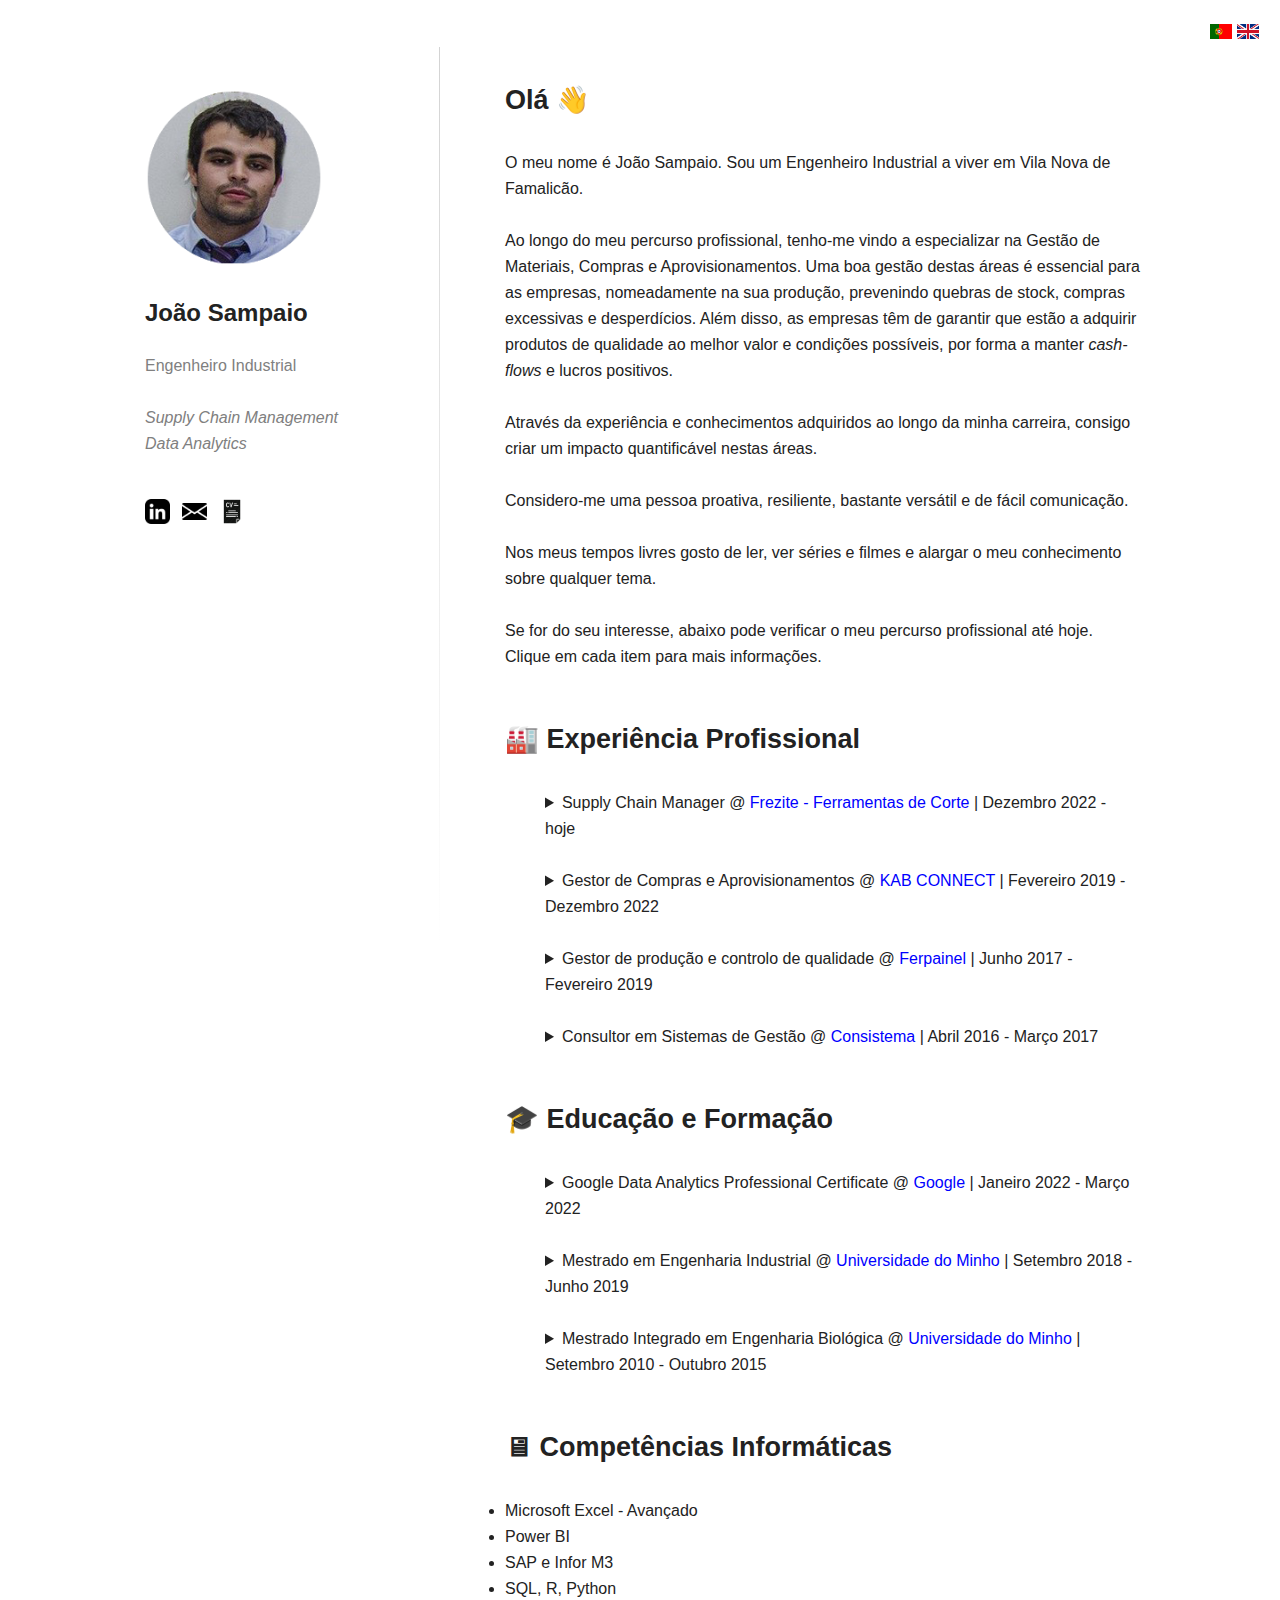
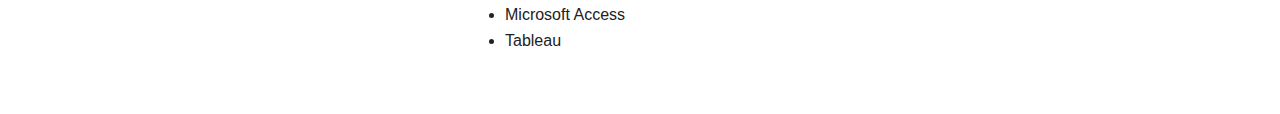
<file: index.html>
<!DOCTYPE html>
<html lang="pt">
  <head>
    <meta charset="UTF-8" />
    <meta name="viewport" content="width=device-width, initial-scale=1.0" />
    <title>João Sampaio</title>
    <link rel="stylesheet" href="/style.css" />
    <link rel="shortcut icon" href="/images/perfil.png" type="image/x-icon" />
  </head>
  <body>
    <div class=language>
      <a href="index.html"><img class="flag_icon" src="./images/pt.png" alt="pt"></a>
      <a href="en.html"><img class="flag_icon" src="./images/uk.png" alt="uk"></a>
    </div>
    <div class="container">
      <div class="sidebar">
        <img class="perfil" src="/images/perfil.png" alt="perfil" />
        <p class="nome">João Sampaio</p>
        <p class="profissao">Engenheiro Industrial
          <br>
          <br><i>Supply Chain Management</i>  <br><i>Data Analytics</i>
        </p>
        <nav class="navebar">
        </nav>
        <div class="social">
          <a href="https://www.linkedin.com/in/joaosampz/" target="_ blank">
            <img class="social_icon" src="./images/linkedin.png" alt="linkedin"
          /></a>
          <a href="mailto:joao@joaosampaio.me">
            <img class="social_icon" src="./images/enviar.png" alt="email"></a>
          <a href="https://drive.google.com/file/d/1m5ZE5Q28ejehq3JWRi0yXEkFwqx2DlD5/view?usp=sharing" target="_ blank"> 
            <img class="social_icon" src="./images/cv.png" alt="cv">
          </a>
        </div>
      </div>
      <div class="main">
        <div class="About_me" id="About_me">
          <!--<h1 class="About_me_h1">🙋‍♂️  Sobre mim</h1>-->
          <h1 class="About_me_h1">Olá 👋</h1>
            <div class="About_me_details">
                <p>O meu nome é João Sampaio. Sou um Engenheiro Industrial a viver em Vila Nova de Famalicão.</p>
                <p>Ao longo do meu percurso profissional, tenho-me vindo a especializar na Gestão de Materiais, Compras e Aprovisionamentos. Uma boa gestão destas áreas é essencial para as empresas, nomeadamente na sua produção, prevenindo quebras de stock, compras excessivas e desperdícios. Além disso, as empresas têm de garantir que estão a adquirir produtos de qualidade ao melhor valor e condições possíveis, por forma a manter <i>cash-flows</i> e lucros positivos. </p>
                <p>Através da experiência e conhecimentos adquiridos ao longo da minha carreira, consigo criar um impacto quantificável nestas áreas.</p>
                <p>Considero-me uma pessoa proativa, resiliente, bastante versátil e de fácil comunicação.</p>
                <p>Nos meus tempos livres gosto de ler, ver séries e filmes e alargar o meu conhecimento sobre qualquer tema.</p>
                <p>Se for do seu interesse, abaixo pode verificar o meu percurso profissional até hoje. Clique em cada item para mais informações.</p>
          </div>
          </p>
        </div>
        <div class="blocks">
          <div>
          <h1>🏭  Experiência Profissional</h1>
            <ul>
              <details>
                  <summary>  Supply Chain Manager @ <a
                    href="https://www.walter-tools.com/pt-pt/industry-solutions/lwm-startpage/lwm-fmt"
                    target="_ blank"
                    >Frezite - Ferramentas de Corte</a>
                    | Dezembro 2022 - hoje
                  </summary>
                  <ul>
                    <li>Gestão de stocks de matéria-prima, produto acabado e mercadoria</li>
                    <li>Melhoria continua da Logistica e Compras</li>
                    <li>Gestão e Negociação com fornecedores</li>
                    <li>Elemento da Equipa de Integração da Walter Tools na Frezite</li>
                    <li>Análise e monitorização de KPI's da Supply Chain</li>
                  </ul>
              </details>
                <details>
                  <summary>  Gestor de Compras e Aprovisionamentos @ <a
                    href="https://www.kabconnect.com/"
                    target="_ blank"
                    >KAB CONNECT</a>
                    | Fevereiro 2019 - Dezembro 2022
                  </summary>
                  <ul>
                    <li>Gestão de materiais</li>
                    <li>Desenvolvimento de ferramentas MRP</li>
                    <li>Gestão e Negociação com fornecedores</li>
                    <li>Prospecção de novos fornecedores e matéria-prima</li>
                    <li>Organização de inventários</li>
                    <li>Planeamento de Produção</li>
                    <li>Comunicação e Negociação com clientes</li>
                  </ul>
              </details>

              <details>
                <summary> Gestor de produção e controlo de qualidade @ <a
                  href="http://www.ferpainel.pt/"
                  target="_ blank"
                  >Ferpainel</a
                >
                | Junho 2017 - Fevereiro 2019
                </summary>
                <ul>
                  <li>Responsável pela aplicação da norma europeia EN 14509:2015, de certificação do produto</li>
                  <li>Planeamento e Controlo da Produção</li>
                  <li>Realização de ensaios mecânicos ao produto acabado</li>
                  <li>Gestão de reclamações de clientes</li>
                </ul>
            </details>
              <details>
                <summary>Consultor em Sistemas de Gestão @ <a
                  href="http://www.consistema.pt/site/"
                  target="_ blank"
                  >Consistema</a
                >
                | Abril 2016 - Março 2017
                </summary>
                <ul>
                  <li>Implementação, Manutenção e Melhoria de Sistemas  de Gestão</li>
                  <li>Realização de planos HACCP</li>
                  <li>Certificação de empresas para execução de serviços com gases fluorados</li>
                  <li>Plano de Gestão de Resíduos</li>
                  <li>Identificação de legislação aplicável a vários sectores de atividade</li>
                  <li>Avaliação da conformidade legal</li>
                </ul>
            </details>
          </ul>
            
          
        
        </div>
        <div class="blocks">
          <h1>🎓 Educação e Formação</h1>
          <ul>
                        <details>
                          <summary>Google Data Analytics Professional Certificate @ <a href="https://grow.google/certificates/data-analytics/" target="_ blank">Google</a>
                            | Janeiro 2022 - Março 2022
                          </summary>
                <ul>
                  <li>Share Data Through the Art of Visualization</li>
                  <li>Ask Questions to Make Data-Driven Decisions</li>
                  <li>Foundations: Data, Data, Everywhere</li>
                  <li>Data Analysis with R Programming</li>
                  <li>Analyze Data to Answer Questions</li>
                  <li>Prepare Data for Exploration</li>
                  <li>Process Data from Dirty to Clean</li>
                </ul>
                        </details>
            <details>
                <summary>Mestrado em Engenharia Industrial @ <a
                  href="https://www.uminho.pt/PT"
                  target="_ blank"
                  >Universidade do Minho</a
                >
                | Setembro 2018 - Junho 2019
                </summary>
                <ul>
                  <li>Gestão de Operações</li>
                  <li>Investigação Operacional</li>
                  <li>Gestão e Ferramentas da Qualidade</li>
                  <li>Gestão Integrada de Processos</li>
                  <li> <i>Supply Chain Management</i> </li>
                  <li> <i>Lean Manufacturing</i> </li>
                </ul>
            </details>
            <details>
                <summary>Mestrado Integrado em Engenharia Biológica @ <a
                  href="https://www.uminho.pt/PT"
                  target="_ blank"
                  >Universidade do Minho</a
                >
                | Setembro 2010 - Outubro 2015
                </summary>
                <ul>
                  <li>Gestão de Processos Industriais</li>
                  <li>Ferramentas da Qualidade e Resolução de Problemas</li>
                  <li>Sistemas de Gestão da Qualidade, Ambiental e Segurança Alimentar</li>
                  <li>Biotecnologia</li>
                  <li>Engenharia de Reação Química</li>
                  <li><i>Trainee</i> na <a href="https://www.wetsus.nl/" target="_black">Wetsus, European centre of excellence for sustainable water technology</a> , em Leeuwarden, Holanda (ao abrigo do programa Erasmus+)</li>
                </ul>
            </details>
          </ul>
        </div>
                          <h1>🖥 Competências Informáticas</h1>
<li>Microsoft Excel - Avançado</li>
<li>Power BI</li>
<li>SAP e Infor M3</li>
<li>SQL, R, Python</li>
<li>Microsoft Access</li>
<li>Tableau</li>
      </div>
    </div>
  </body>
</html>
</file>
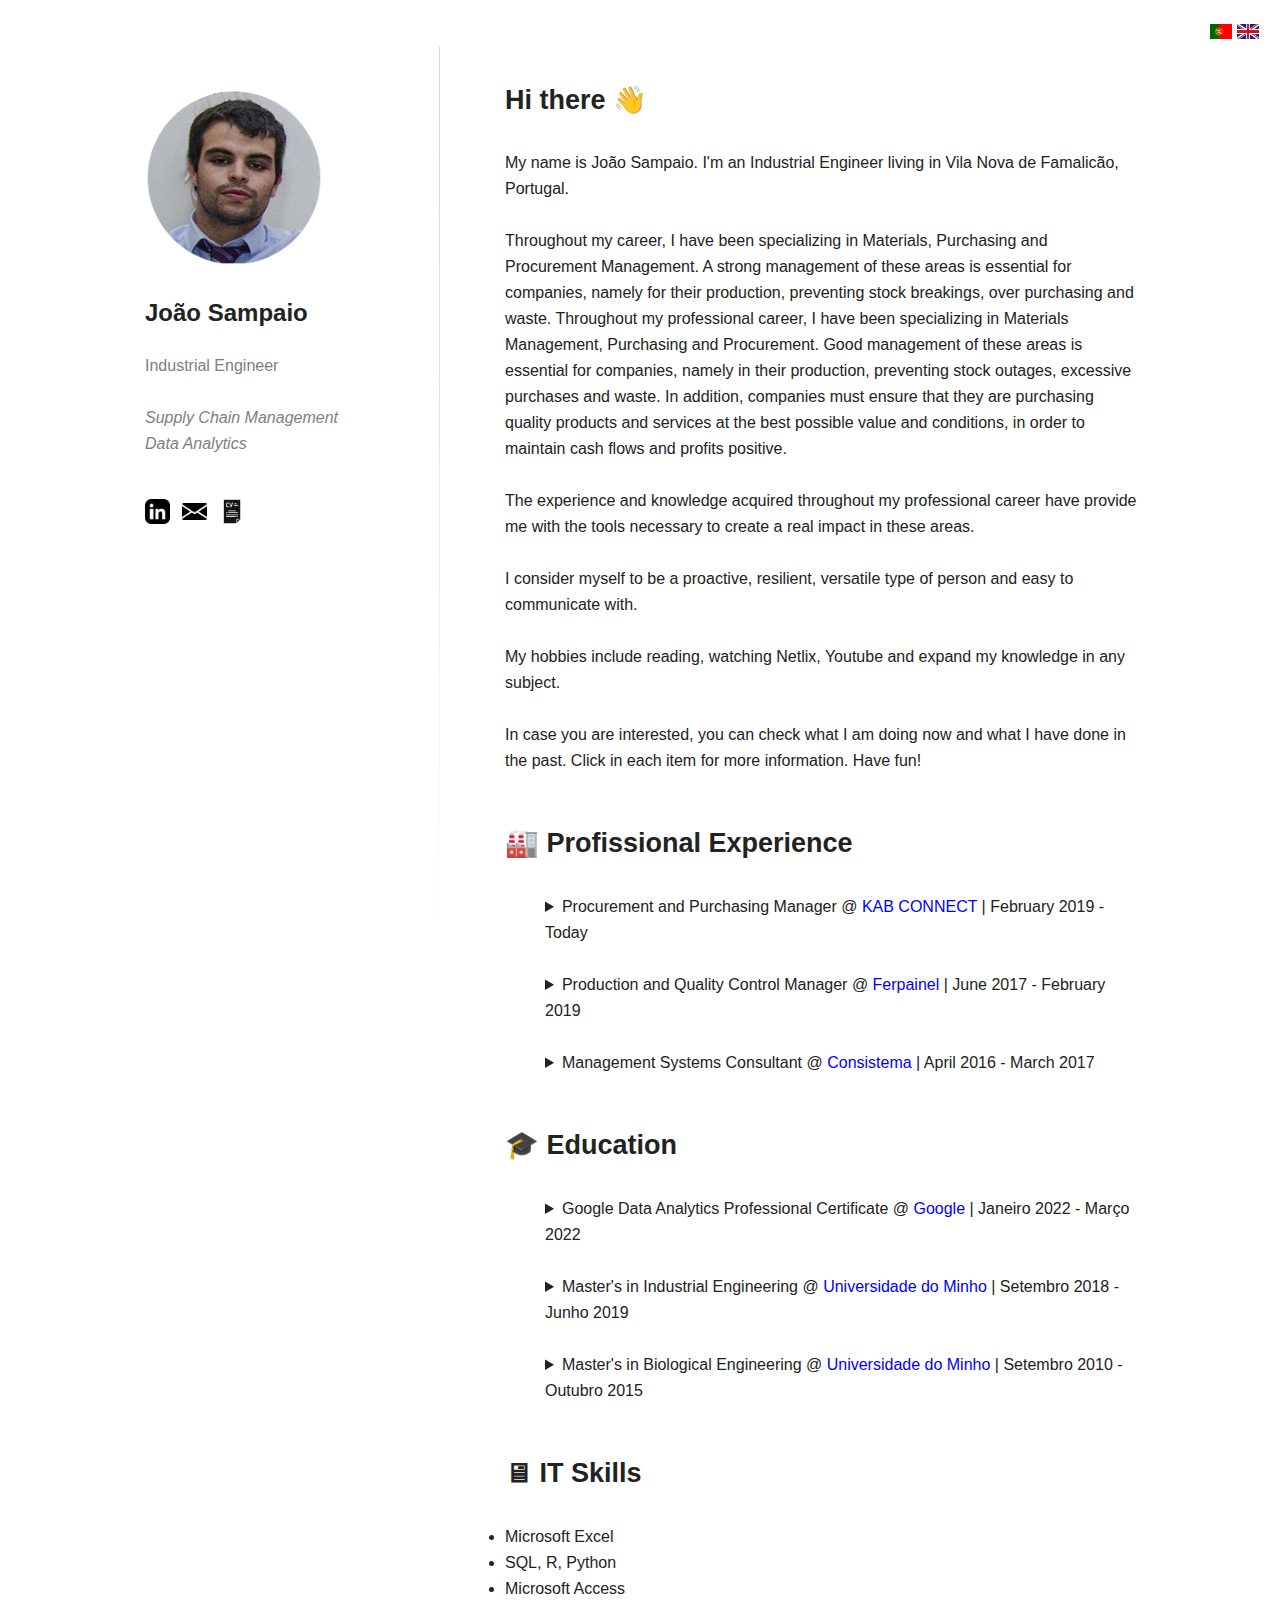
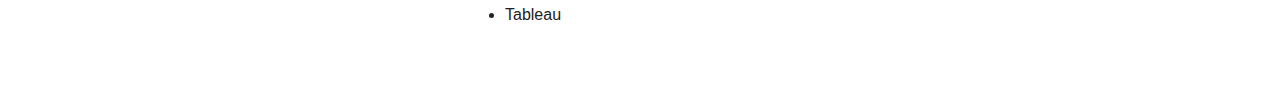
<file: en.html>
<!DOCTYPE html>
<html lang="en">
<head>
    <meta charset="UTF-8" />
    <meta name="viewport" content="width=device-width, initial-scale=1.0" />
    <title>João Sampaio</title>
    <link rel="stylesheet" href="/style.css" />
    <link rel="shortcut icon" href="/images/perfil.png" type="image/x-icon" />
</head>
<body>
    <div class=language>
      <a href="index.html"><img class="flag_icon" src="./images/pt.png" alt="pt"></a>
      <a href="en.html"><img class="flag_icon" src="./images/uk.png" alt="uk"></a>
    </div>
    <div class="container">
        <div class="sidebar">
        <img class="perfil" src="/images/perfil.png" alt="perfil" />
        <p class="nome">João Sampaio</p>
        <p class="profissao">Industrial Engineer
          <br>
          <br><i>Supply Chain Management</i> <br><i>Data Analytics</i>
        </p>
        <nav class="navebar">
        </nav>
        <div class="social">
            <a href="https://www.linkedin.com/in/jcsampaio/" target="_ blank">
            <img class="social_icon" src="./images/linkedin.png" alt="linkedin"
            /></a>
            <a href="mailto:joao@joaosampaio.me">
            <img class="social_icon" src="./images/enviar.png" alt="email"></a>
            <a href="https://drive.google.com/file/d/19koc1f9iI6TgOOlbuVDNMPLk70lDZsRc/view?usp=sharing" target="_ blank">  
            <img class="social_icon" src="./images/cv.png" alt="cv">
            </a>
        </div>
        </div>
        <div class="main">
        <div class="About_me" id="About_me">
            <!--<h1 class="About_me_h1">🙋‍♂️  About me</h1>-->
            <h1 class="About_me_h1">Hi there 👋</h1>
            <div class="About_me_details">
                <p>My name is João Sampaio. I'm an Industrial Engineer living in Vila Nova de Famalicão, Portugal.</p>
                <p>Throughout my career, I have been specializing in Materials, Purchasing and Procurement Management. A strong management of these areas is essential for companies, namely for their production, preventing stock breakings,
                over purchasing and waste. Throughout my professional career, I have been specializing in Materials Management, Purchasing and Procurement. Good
                management of these areas is essential for companies, namely in their production, preventing stock outages, excessive
                purchases and waste. In addition, companies must ensure that they are purchasing quality products and services at the best possible
                value and conditions, in order to maintain cash flows and profits positive.</p> 
                <p>The experience and knowledge acquired throughout my professional career have provide me with the tools necessary to create a real
                impact in these areas.</p>
                <p>I consider myself to be a proactive, resilient, versatile type of person and easy to communicate with.</p>
                <p> My hobbies include reading, watching Netlix, Youtube and expand my knowledge in any subject.</p>
                <p>In case you are interested, you can check what I am doing now and what I have done in the past. 
                  Click in each item for more information. Have fun!</p>
            </div>
            </p>
        </div>
        <div class="blocks">
            <h1>🏭 Profissional Experience</h1>
            <div>
            <ul>
                <details>
                    <summary>  Procurement and Purchasing Manager @ <a
                    href="https://www.kabconnect.com/"
                    target="_ blank"
                    >KAB CONNECT</a>
                    | February 2019 - Today
                    </summary>
                    <ul>
                    <li>Materials Management</li>
                    <li>Development of MRP tools</li>
                    <li>Management and Negotiations with suppliers</li>
                    <li>Prospecting new suppliers and raw materials</li>
                    <li>Inventory organization</li>
                    <li>Production Planning</li>
                    <li>Communication and Negotiation with customers</li>
                    </ul>
                </details>
  
                <details>
                  <summary> Production and Quality Control Manager @ <a
                    href="http://www.ferpainel.pt/"
                    target="_ blank"
                    >Ferpainel</a
                  >
                  | June 2017 - February 2019
                  </summary>
                  <ul>
                    <li>Responsible for the application of the European standard EN 14509 for product certification</li>
                    <li>Production Planning and Control</li>
                    <li>Conducting mechanical tests on the finished product</li>
                    <li>Customer complaints management</li>
                  </ul>
              </details>
                <details>
                  <summary>Management Systems Consultant  @ <a
                    href="http://www.consistema.pt/site/"
                    target="_ blank"
                    >Consistema</a
                  >
                  | April 2016 - March 2017
                  </summary>
                  <ul>
                    <li>Implementation, Maintenance and Improvement of Management Systems</li>
                    <li>HACCP plans</li>
                    <li>Certifications to perform services with fluorinated gases</li>
                    <li>Waste Management Plans</li>
                    <li>Identification of legislation applicable to various sectors of activity</li>
                    <li>Legal compliance assessment</li>
                  </ul>
              </details>
            </ul>
              
            
          
          </div>
          <div class="blocks">
            <h1>🎓 Education</h1>
            <ul>
                                      <details>
                                        <summary>Google Data Analytics Professional Certificate @ <a href="https://grow.google/certificates/data-analytics/"
                                            target="_ blank">Google</a>
                                          | Janeiro 2022 - Março 2022
                                        </summary>
                                        <ul>
                                          <li>Share Data Through the Art of Visualization</li>
                                          <li>Ask Questions to Make Data-Driven Decisions</li>
                                          <li>Foundations: Data, Data, Everywhere</li>
                                          <li>Data Analysis with R Programming</li>
                                          <li>Analyze Data to Answer Questions</li>
                                          <li>Prepare Data for Exploration</li>
                                          <li>Process Data from Dirty to Clean</li>
                                        </ul>
                                      </details>
              <details>
                  <summary>Master's in Industrial Engineering @ <a
                    href="https://www.uminho.pt/PT"
                    target="_ blank"
                    >Universidade do Minho</a
                  >
                  | Setembro 2018 - Junho 2019
                  </summary>
                  <ul>
                    <li>Operations Management</li>
                    <li>Operational Investigation</li>
                    <li>Quality Management and Tools</li>
                    <li>Integrated Process Management</li>
                    <li> Supply Chain Management </li>
                    <li> Lean Manufacturing</li>
                  </ul>
              </details>
              <details>
                  <summary>Master's in Biological Engineering @ <a
                    href="https://www.uminho.pt/PT"
                    target="_ blank"
                    >Universidade do Minho</a
                  >
                  | Setembro 2010 - Outubro 2015
                  </summary>
                  <ul>
                    <li>Industrial Process Management</li>
                    <li>Quality and Troubleshooting Tools</li>
                    <li>Quality, Environmental and Food Safety Management Systems</li>
                    <li>Biotechnology</li>
                    <li>Chemical Reaction Engineering</li>
                    <li>Trainee in <a href="https://www.wetsus.nl/" target="_black">Wetsus, European centre of excellence for sustainable water technology</a> , Leeuwarden, Netherlands (under the Erasmus+ program)</li>
                  </ul>
              </details>
            </ul>
          </div>
                                    <h1>🖥 IT Skills</h1>
<li>Microsoft Excel</li>
<li>SQL, R, Python</li>
<li>Microsoft Access</li>
<li>Tableau</li>
        </div>
      </div>
</body>
</html>
</file>
<file: style.css>
* {
  box-sizing: border-box;
  font-family: -apple-system, BlinkMacSystemFont, "Segoe UI", Roboto, Oxygen,
    Ubuntu, Cantarell, "Open Sans", "Helvetica Neue", sans-serif;
}

body {
  padding: 1%;
  line-height: 1.625rem;
  color: #222;
}

/* BARRA DE Linguagem */

.language {
  text-align: right;
}

.flag_icon {
  width: 1.4rem;
}

/* BARRA DE NAVEGAÇAO */

.sidebar {
  height: 100vh;
  margin: auto;
  width: fit-content;
  text-align: center;
}

.perfil {
  margin: auto;
  width: 70%;
  display: block;
}

.nome {
  font-weight: 600;
  font-size: 1.5rem;
  line-height: 1.82813rem;
}

.profissao {
  font-size: 1rem;
  color: grey;
  font-weight: 500;
  margin-bottom: 2.625rem;
  font-weight: 300;
}

.navebar {
  display: block;
}
.navebar_link {
  margin: 0.625rem 0rem;
  color: black;
  display: block;
  text-decoration: none;
}

.social {
  margin-top: 1.25rem;
}

.social a {
  display: inline;
  margin: 0.5rem;
  margin-left: 0rem;
}

.social_icon {
  width: 1.55rem;
}

.About_me_h1 {
  margin-top: 0;
}

/* FORMATAÇÕES GERAIS */

h1 {
  margin-top: 3.5rem;
  margin-bottom: 2.35625rem;
  font-size: 1.6875rem;
}

p {
  margin-bottom: 1.625rem;
  line-height: 1.625rem;
}

ul li {
  margin-top: 0.625rem;
  margin-bottom: 0.625rem;
  list-style-type: circle;
}

details {
  margin-bottom: 1.625rem;
}

a {
  text-decoration: none;
  color: blue;
}

.About_me_details_summary {
  list-style: none;
}

@media screen and (min-width: 648px) {
  .perfil {
    margin: auto;
    display: block;
  }

  .container {
    display: flex;
    max-width: 66.875rem;
    margin-left: auto;
    margin-right: auto;
  }
  .sidebar {
    flex: 0.8;
    margin-right: 1.875rem;
    text-align: left;
    padding: 2.5rem;

    /* border-right: 1px solid lightgrey; */
    border-width: 1px;
    border-style: solid;
    border-image: linear-gradient(to bottom, lightgrey, rgba(0, 0, 0, 0)) 1 100%;
    margin-top: 0;
    border-left: 0;
  }

  .perfil {
    display: inline;
  }

  .main {
    flex: 2;
    padding: 2.5rem 2.1875rem;
  }
}
</file>
